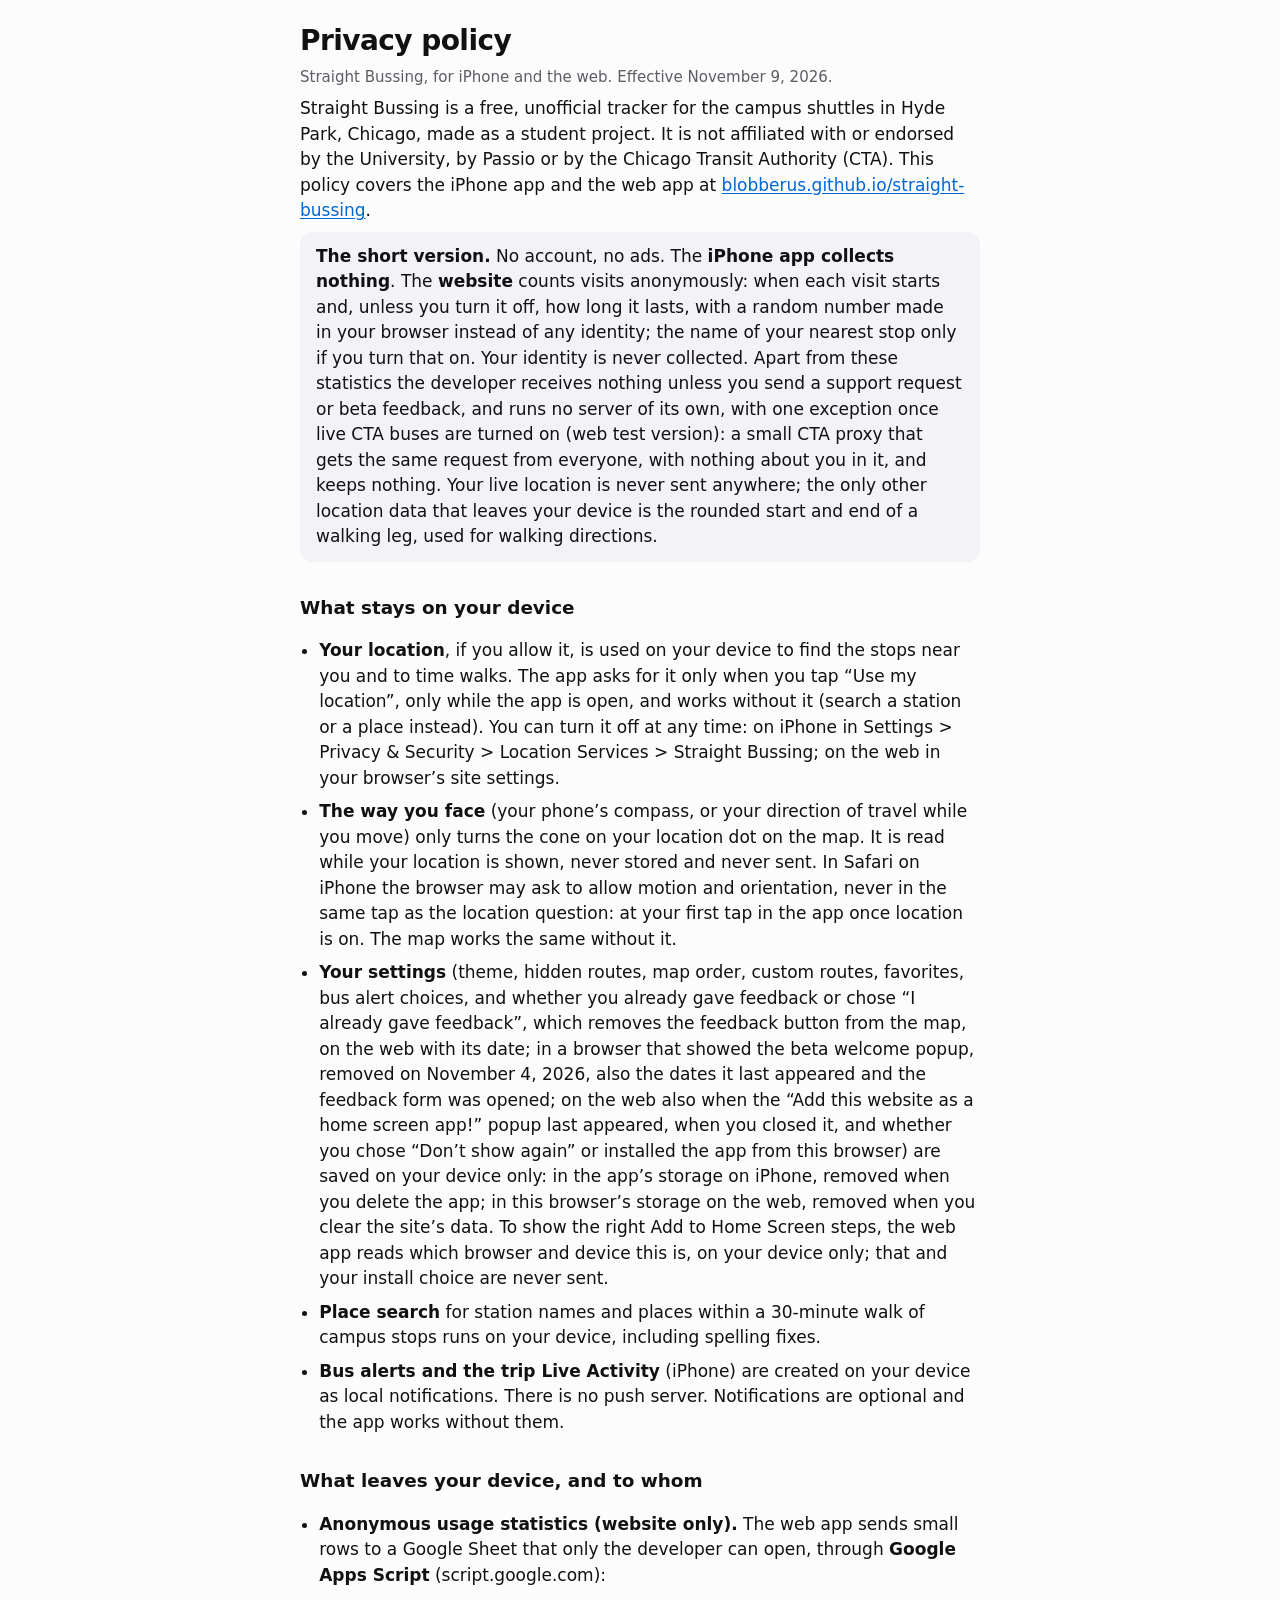
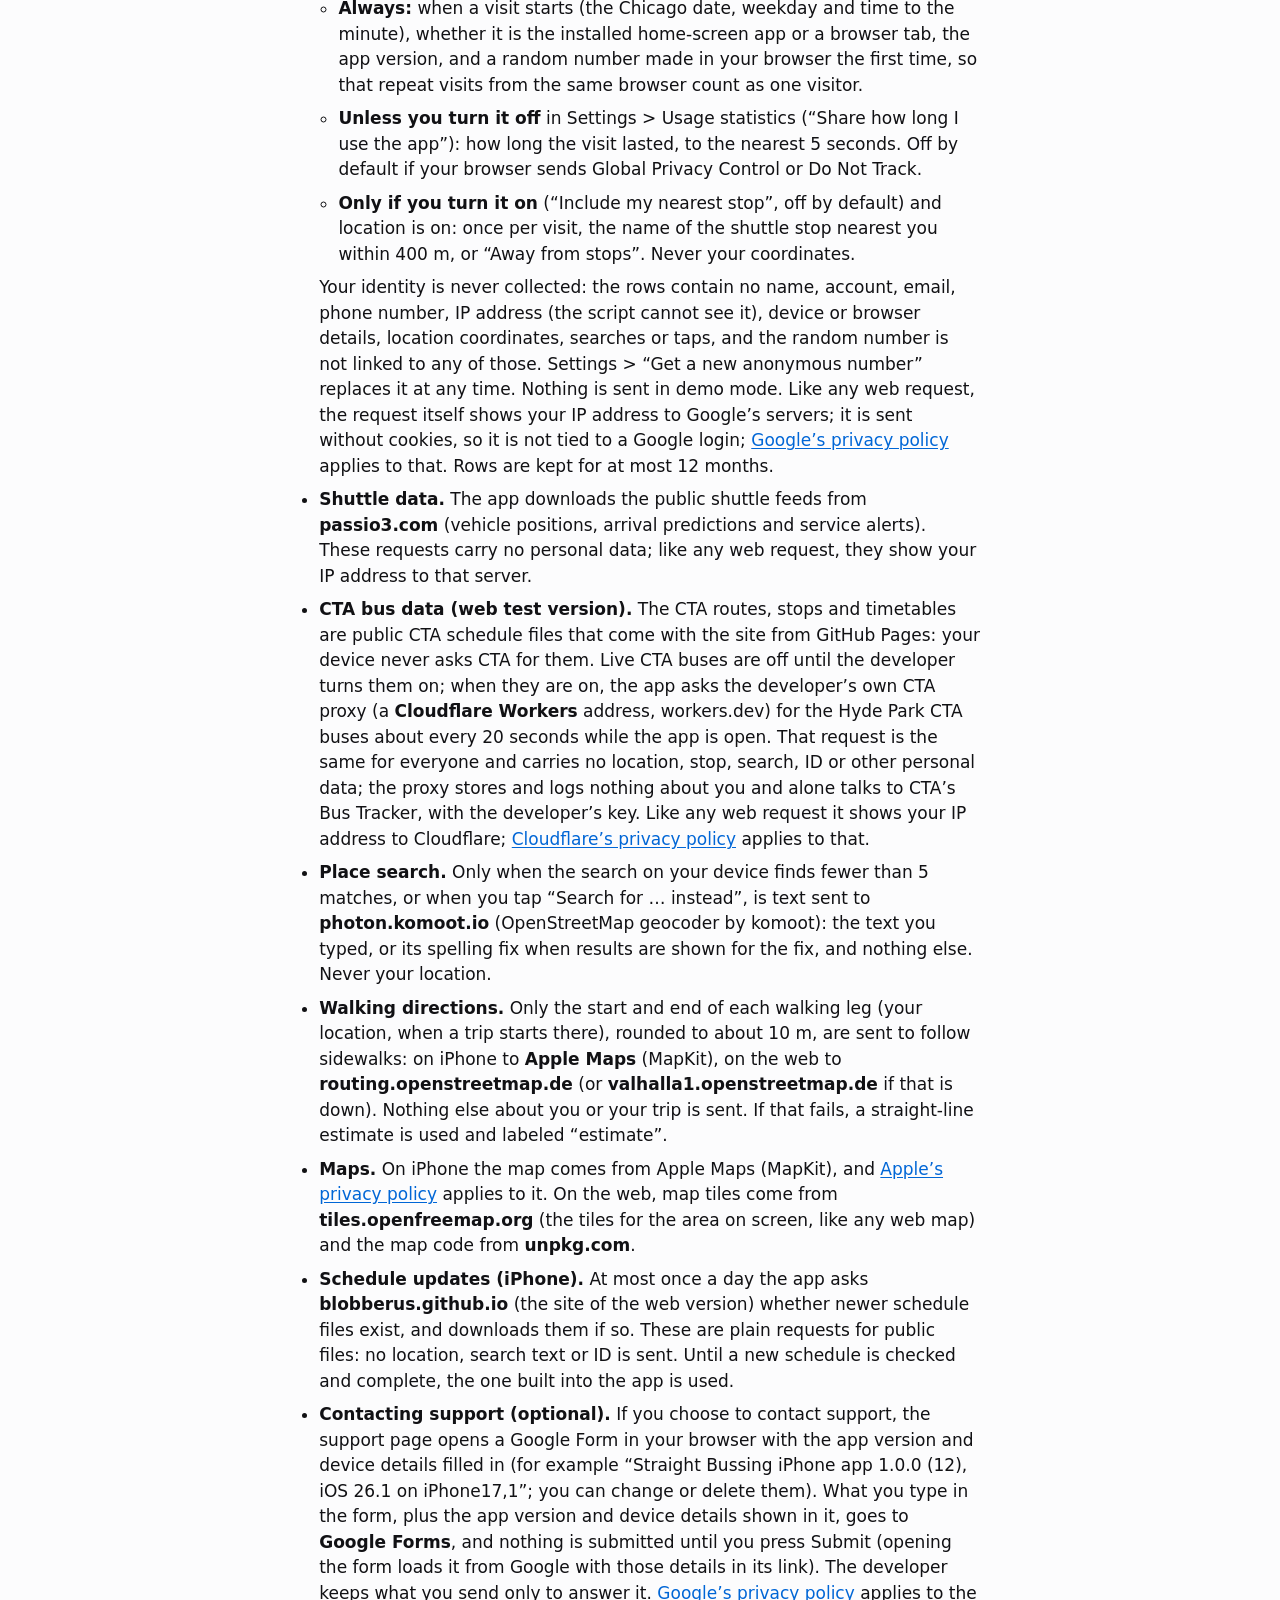
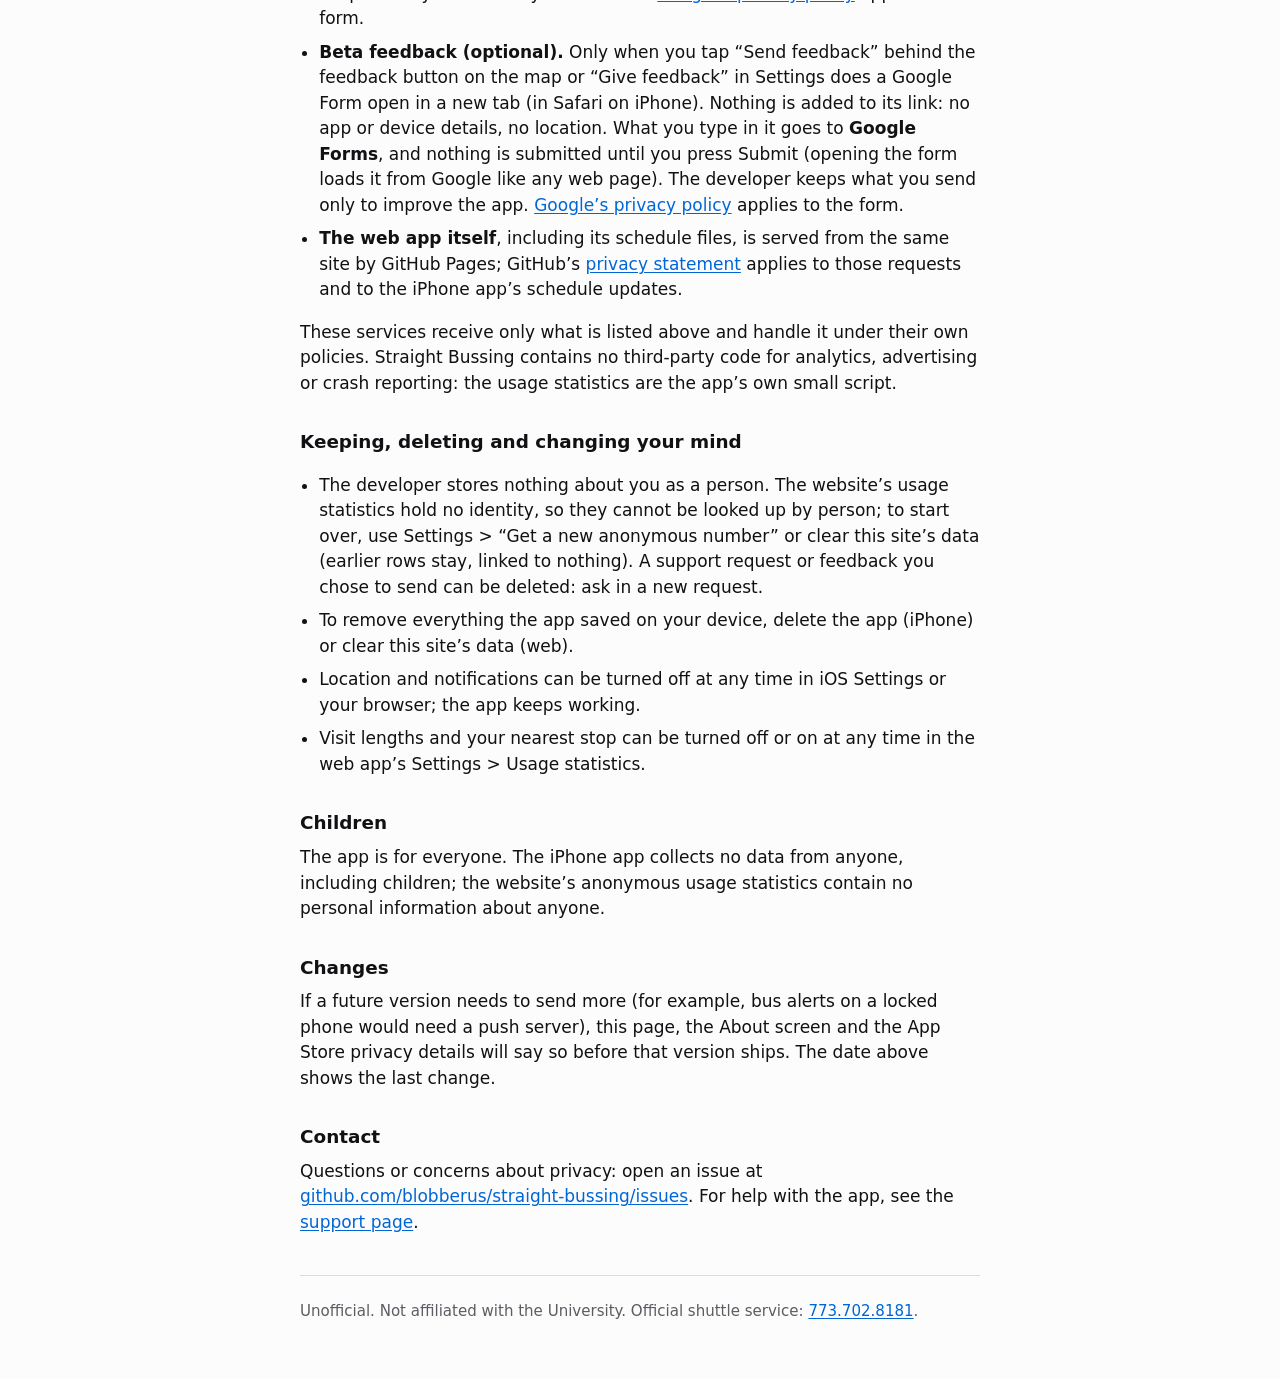
<file: web/privacy.html>
<!doctype html>
<html lang="en">
<head>
<meta charset="utf-8">
<meta name="viewport" content="width=device-width, initial-scale=1">
<title>Privacy policy: Straight Bussing</title>
<meta name="description" content="Privacy policy of Straight Bussing, the free unofficial campus shuttle tracker for iPhone and the web. No account, no ads. The iPhone app collects nothing; the website counts visits anonymously.">
<meta name="color-scheme" content="light dark">
<link rel="icon" href="icons/icon-32.png" sizes="32x32" type="image/png">
<style>
/* Static page, no scripts, no external requests. Colors follow web/css/tokens.css. */
:root { color-scheme: light dark; --bg: #fcfcfd; --text: #111114; --text-2: #5c5c63; --accent: #0066d6; --hairline: rgba(60, 60, 67, .18); --surface: #f2f2f7; }
@media (prefers-color-scheme: dark) { :root { --bg: #1c1c1e; --text: #f5f5f7; --text-2: #a1a1a8; --accent: #409cff; --hairline: rgba(84, 84, 88, .55); --surface: #2c2c2e; } }
body { margin: 0; background: var(--bg); color: var(--text); font: 17px/1.5 -apple-system, BlinkMacSystemFont, "SF Pro Text", system-ui, "Segoe UI", Roboto, sans-serif; }
main { max-width: 680px; margin: 0 auto; padding: 24px 20px 48px; }
h1 { font-size: 1.75rem; line-height: 1.2; margin: 0 0 4px; letter-spacing: -0.02em; }
h2 { font-size: 1.15rem; margin: 2rem 0 .5rem; }
p, li { margin: .5rem 0; }
ul { padding-left: 1.2rem; }
.meta { color: var(--text-2); font-size: .94rem; }
.box { background: var(--surface); border-radius: 14px; padding: 4px 16px; }
a { color: var(--accent); text-underline-offset: 2px; }
b { font-weight: 650; }
footer { margin-top: 2.5rem; padding-top: 1rem; border-top: 1px solid var(--hairline); color: var(--text-2); font-size: .94rem; }
</style>
</head>
<body>
<main>
<h1>Privacy policy</h1>
<p class="meta">Straight Bussing, for iPhone and the web. Effective November 9, 2026.</p>

<p>Straight Bussing is a free, unofficial tracker for the campus shuttles in Hyde Park, Chicago, made as a student project.
It is not affiliated with or endorsed by the University, by Passio or by the Chicago Transit Authority (CTA). This policy covers the iPhone app and the web app at
<a href="./">blobberus.github.io/straight-bussing</a>.</p>

<div class="box">
<p><b>The short version.</b> No account, no ads. The <b>iPhone app collects nothing</b>. The <b>website</b> counts visits
anonymously: when each visit starts and, unless you turn it off, how long it lasts, with a random number made in your
browser instead of any identity; the name of your nearest stop only if you turn that on. Your identity is never collected.
Apart from these statistics the developer receives nothing unless you send a support request or beta feedback, and runs
no server of its own, with one exception once live CTA buses are turned on (web test version): a small CTA proxy that
gets the same request from everyone, with nothing about you in it, and keeps nothing. Your live location is never sent anywhere; the only other location data that leaves your device is the rounded start and
end of a walking leg, used for walking directions.</p>
</div>

<h2>What stays on your device</h2>
<ul>
<li><b>Your location</b>, if you allow it, is used on your device to find the stops near you and to time walks. The app
asks for it only when you tap &ldquo;Use my location&rdquo;, only while the app is open, and works without it (search a station
or a place instead). You can turn it off at any time: on iPhone in Settings &gt; Privacy &amp; Security &gt; Location
Services &gt; Straight Bussing; on the web in your browser&rsquo;s site settings.</li>
<li><b>The way you face</b> (your phone&rsquo;s compass, or your direction of travel while you move) only turns the
cone on your location dot on the map. It is read while your location is shown, never stored and never sent. In
Safari on iPhone the browser may ask to allow motion and orientation, never in the same tap as the location
question: at your first tap in the app once location is on. The map works the same without it.</li>
<li><b>Your settings</b> (theme, hidden routes, map order, custom routes, favorites, bus alert choices, and whether you
already gave feedback or chose &ldquo;I already gave feedback&rdquo;, which removes the feedback button from the map, on
the web with its date; in a browser that showed the beta welcome popup, removed on November 4, 2026, also the dates it
last appeared and the feedback form was opened; on the web also when the &ldquo;Add this website as a home screen
app!&rdquo; popup last appeared, when you closed it, and whether you chose &ldquo;Don&rsquo;t show again&rdquo; or
installed the app from this browser) are saved on your device only: in the app&rsquo;s storage on iPhone,
removed when you delete the app; in this browser&rsquo;s storage on the web, removed when you clear the site&rsquo;s
data. To show the right Add to Home Screen steps, the web app reads which browser and device this is, on your device
only; that and your install choice are never sent.</li>
<li><b>Place search</b> for station names and places within a 30-minute walk of campus stops runs on your device,
including spelling fixes.</li>
<li><b>Bus alerts and the trip Live Activity</b> (iPhone) are created on your device as local notifications. There is no
push server. Notifications are optional and the app works without them.</li>
</ul>

<h2>What leaves your device, and to whom</h2>
<ul>
<li><b>Anonymous usage statistics (website only).</b> The web app sends small rows to a Google Sheet that only the
developer can open, through <b>Google Apps Script</b> (script.google.com):
<ul>
<li><b>Always:</b> when a visit starts (the Chicago date, weekday and time to the minute), whether it is the installed
home-screen app or a browser tab, the app version, and a random number made in your browser the first time, so that repeat
visits from the same browser count as one visitor.</li>
<li><b>Unless you turn it off</b> in Settings &gt; Usage statistics (&ldquo;Share how long I use the app&rdquo;): how long
the visit lasted, to the nearest 5 seconds. Off by default if your browser sends Global Privacy Control or Do Not Track.</li>
<li><b>Only if you turn it on</b> (&ldquo;Include my nearest stop&rdquo;, off by default) and location is on: once per visit,
the name of the shuttle stop nearest you within 400 m, or &ldquo;Away from stops&rdquo;. Never your coordinates.</li>
</ul>
Your identity is never collected: the rows contain no name, account, email, phone number, IP address (the script cannot see
it), device or browser details, location coordinates, searches or taps, and the random number is not linked to any of
those. Settings &gt; &ldquo;Get a new anonymous number&rdquo; replaces it at any time. Nothing is sent in demo mode. Like any
web request, the request itself shows your IP address to Google&rsquo;s servers; it is sent without cookies, so it is
not tied to a Google login;
<a href="https://policies.google.com/privacy">Google&rsquo;s privacy policy</a> applies to that. Rows are kept for at most
12 months.</li>
<li><b>Shuttle data.</b> The app downloads the public shuttle feeds from <b>passio3.com</b> (vehicle positions, arrival
predictions and service alerts). These requests carry no personal data; like any web request, they show your IP address to
that server.</li>
<li><b>CTA bus data (web test version).</b> The CTA routes, stops and timetables are public CTA schedule files that come
with the site from GitHub Pages: your device never asks CTA for them. Live CTA buses are off until the developer turns
them on; when they are on, the app asks the developer&rsquo;s own CTA proxy (a <b>Cloudflare Workers</b> address,
workers.dev) for the Hyde Park CTA buses about every 20 seconds while the app is open. That request is the same for
everyone and carries no location, stop, search, ID or other personal data; the proxy stores and logs nothing about you
and alone talks to CTA&rsquo;s Bus Tracker, with the developer&rsquo;s key. Like any web request it shows your IP
address to Cloudflare; <a href="https://www.cloudflare.com/privacypolicy/">Cloudflare&rsquo;s privacy policy</a> applies
to that.</li>
<li><b>Place search.</b> Only when the search on your device finds fewer than 5 matches, or when you tap &ldquo;Search for
&hellip; instead&rdquo;, is text sent to <b>photon.komoot.io</b> (OpenStreetMap geocoder by komoot): the text you typed, or
its spelling fix when results are shown for the fix, and nothing else. Never your location.</li>
<li><b>Walking directions.</b> Only the start and end of each walking leg (your location, when a trip starts there),
rounded to about 10 m, are sent to follow sidewalks: on iPhone to <b>Apple Maps</b> (MapKit), on the web to
<b>routing.openstreetmap.de</b> (or <b>valhalla1.openstreetmap.de</b> if that is down). Nothing else about you or your trip
is sent. If that fails, a straight-line estimate is used and labeled &ldquo;estimate&rdquo;.</li>
<li><b>Maps.</b> On iPhone the map comes from Apple Maps (MapKit), and
<a href="https://www.apple.com/legal/privacy/">Apple&rsquo;s privacy policy</a> applies to it. On the web, map tiles come from
<b>tiles.openfreemap.org</b> (the tiles for the area on screen, like any web map) and the map code from <b>unpkg.com</b>.</li>
<li><b>Schedule updates (iPhone).</b> At most once a day the app asks <b>blobberus.github.io</b> (the site of the web
version) whether newer schedule files exist, and downloads them if so. These are plain requests for public files: no
location, search text or ID is sent. Until a new schedule is checked and complete, the one built into the app is
used.</li>
<li><b>Contacting support (optional).</b> If you choose to contact support, the support page opens a Google Form in
your browser with the app version and device details filled in (for example &ldquo;Straight Bussing iPhone app 1.0.0 (12),
iOS 26.1 on iPhone17,1&rdquo;; you can change or delete them). What you type in the form, plus the app version and
device details shown in it, goes to <b>Google Forms</b>, and nothing is submitted until you press Submit (opening the
form loads it from Google with those details in its link). The developer keeps what you send only to answer it.
<a href="https://policies.google.com/privacy">Google&rsquo;s privacy policy</a> applies to the form.</li>
<li><b>Beta feedback (optional).</b> Only when you tap &ldquo;Send feedback&rdquo; behind the feedback button on the
map or &ldquo;Give feedback&rdquo; in Settings does a Google Form open in a new tab (in Safari on iPhone). Nothing is
added to its link: no app or device details, no location. What you type in it goes to <b>Google Forms</b>, and nothing
is submitted until you press Submit (opening the form loads it from Google like any web page). The developer keeps
what you send only to improve the app.
<a href="https://policies.google.com/privacy">Google&rsquo;s privacy policy</a> applies to the form.</li>
<li><b>The web app itself</b>, including its schedule files, is served from the same site by GitHub Pages; GitHub&rsquo;s
<a href="https://docs.github.com/en/site-policy/privacy-policies/github-general-privacy-statement">privacy statement</a>
applies to those requests and to the iPhone app&rsquo;s schedule updates.</li>
</ul>
<p>These services receive only what is listed above and handle it under their own policies. Straight Bussing contains no
third-party code for analytics, advertising or crash reporting: the usage statistics are the app&rsquo;s own small script.</p>

<h2>Keeping, deleting and changing your mind</h2>
<ul>
<li>The developer stores nothing about you as a person. The website&rsquo;s usage statistics hold no identity, so they
cannot be looked up by person; to start over, use Settings &gt; &ldquo;Get a new anonymous number&rdquo; or clear this
site&rsquo;s data (earlier rows stay, linked to nothing). A support request or feedback you chose to send can be deleted:
ask in a new request.</li>
<li>To remove everything the app saved on your device, delete the app (iPhone) or clear this site&rsquo;s data (web).</li>
<li>Location and notifications can be turned off at any time in iOS Settings or your browser; the app keeps working.</li>
<li>Visit lengths and your nearest stop can be turned off or on at any time in the web app&rsquo;s Settings &gt; Usage
statistics.</li>
</ul>

<h2>Children</h2>
<p>The app is for everyone. The iPhone app collects no data from anyone, including children; the website&rsquo;s
anonymous usage statistics contain no personal information about anyone.</p>

<h2>Changes</h2>
<p>If a future version needs to send more (for example, bus alerts on a locked phone would need a push server), this page,
the About screen and the App Store privacy details will say so before that version ships. The date above shows the last
change.</p>

<h2>Contact</h2>
<p>Questions or concerns about privacy: open an issue at
<a href="https://github.com/blobberus/straight-bussing/issues">github.com/blobberus/straight-bussing/issues</a>.
For help with the app, see the <a href="support.html">support page</a>.</p>

<footer>
<p>Unofficial. Not affiliated with the University. Official shuttle service: <a href="tel:7737028181">773.702.8181</a>.</p>
</footer>
</main>
</body>
</html>
</file>
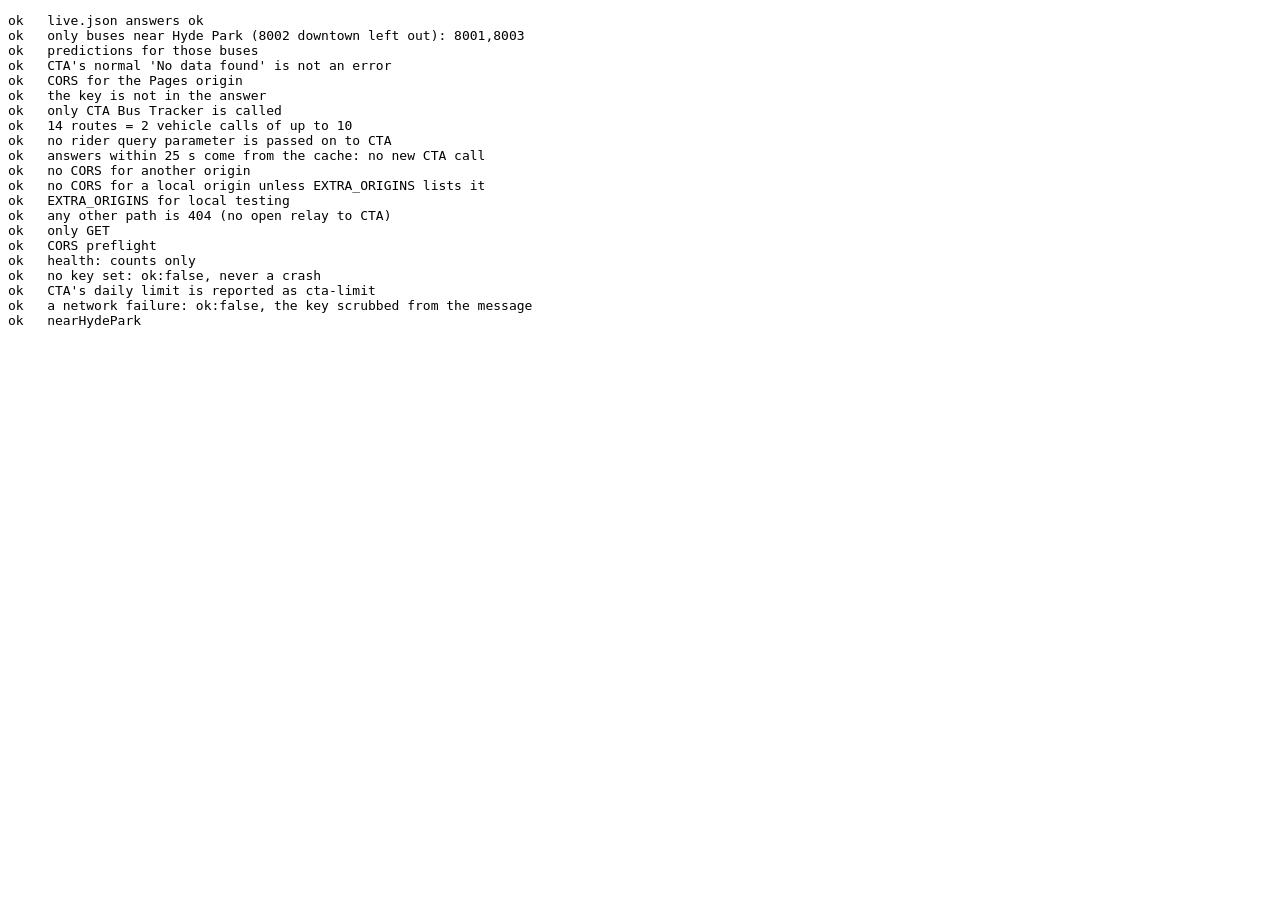
<file: tools/cta-proxy/test.html>
<!doctype html>
<html><head><meta charset="utf-8"><title>running</title></head><body><pre id="r"></pre>
<!-- tools/test_cta_proxy.py serves this page next to a copy of worker.js and reads the title (headless Edge) -->
<script type="module">
import W, { _reset, CACHE_S, nearHydePark } from "./worker.js";
const out = [], ok = (c, m) => out.push((c ? "ok   " : "FAIL ") + m);
const KEY = "SECRETKEY123", env = { CTA_KEY: KEY };
let calls = [];
const veh = (vid, rt, lat, lon) => ({ vid, rt, lat: String(lat), lon: String(lon), hdg: "90", tmstmp: "20261106 08:33:10", tatripid: "T" + vid, des: "x" });
const answer = (body) => new Response(JSON.stringify(body), { status: 200, headers: { "Content-Type": "application/json" } });
globalThis.fetch = async (url) => {
  calls.push(String(url));
  const u = new URL(url), call = u.pathname.split("/").pop();
  if (call === "getvehicles") {
    return answer(u.searchParams.get("rt").includes("171")
      ? { "bustime-response": { vehicle: [veh("8001", "171", 41.79, -87.60), veh("8002", "4", 41.88, -87.62), veh("8003", "4", 41.83, -87.607)], error: [{ rt: "192", msg: "No data found for parameter" }] } }
      : { "bustime-response": { error: [{ rt: "X4", msg: "No data found for parameter" }] } });
  }
  if (call === "getpredictions") {
    return answer({ "bustime-response": { prd: u.searchParams.get("vid").split(",").map((v) => ({ vid: v, rt: "171", stpid: "1427", prdtm: "20261106 08:40", tatripid: "T" + v, dyn: 0 })) } });
  }
  return answer({});
};
// a browser will not set an Origin header on a Request (forbidden header), so the test hands the Worker a request-like
// object with the parts it reads (url, method, headers.get)
const req = (path, origin, method = "GET") => ({ url: "https://p.example" + path, method, headers: { get: (k) => (String(k).toLowerCase() === "origin" ? origin || null : null) } });
const get = (path, origin, method = "GET") => W.fetch(req(path, origin, method), env);
try {
  _reset();
  let r = await get("/cta/v1/live.json?_=123", "https://blobberus.github.io");
  const j = await r.json(), text = JSON.stringify(j);
  ok(r.status === 200 && j.ok === true && j.v === 1, "live.json answers ok");
  ok(j.vehicles.map((v) => v.vid).join() === "8001,8003", "only buses near Hyde Park (8002 downtown left out): " + j.vehicles.map((v) => v.vid));
  ok(j.predictions.length === 2 && j.predictions.every((p) => p.vid === "8001" || p.vid === "8003"), "predictions for those buses");
  ok(j.errors.length === 0, "CTA's normal 'No data found' is not an error");
  ok(r.headers.get("Access-Control-Allow-Origin") === "https://blobberus.github.io", "CORS for the Pages origin");
  ok(!text.includes(KEY), "the key is not in the answer");
  ok(calls.every((c) => c.startsWith("https://www.ctabustracker.com/bustime/api/v3/")), "only CTA Bus Tracker is called");
  ok(calls.filter((c) => c.includes("getvehicles")).length === 2, "14 routes = 2 vehicle calls of up to 10");
  ok(!calls.some((c) => c.includes("_=123")), "no rider query parameter is passed on to CTA");
  const n = calls.length;
  await get("/cta/v1/live.json", "https://blobberus.github.io");
  await Promise.all([get("/cta/v1/live.json"), get("/cta/v1/live.json")]);
  ok(calls.length === n, "answers within " + CACHE_S + " s come from the cache: no new CTA call");
  r = await get("/cta/v1/live.json", "https://evil.example");
  ok(!r.headers.get("Access-Control-Allow-Origin"), "no CORS for another origin");
  r = await get("/cta/v1/live.json", "http://127.0.0.1:8000");
  ok(!r.headers.get("Access-Control-Allow-Origin"), "no CORS for a local origin unless EXTRA_ORIGINS lists it");
  r = await W.fetch(req("/cta/v1/live.json", "http://127.0.0.1:8000"), { ...env, EXTRA_ORIGINS: "http://127.0.0.1:8000" });
  ok(r.headers.get("Access-Control-Allow-Origin") === "http://127.0.0.1:8000", "EXTRA_ORIGINS for local testing");
  r = await get("/bustime/api/v3/getvehicles?rt=8");
  ok(r.status === 404, "any other path is 404 (no open relay to CTA)");
  r = await get("/cta/v1/live.json", "https://blobberus.github.io", "POST");
  ok(r.status === 405, "only GET");
  r = await get("/cta/v1/live.json", "https://blobberus.github.io", "OPTIONS");
  ok(r.status === 204 && r.headers.get("Access-Control-Allow-Methods") === "GET, OPTIONS", "CORS preflight");
  r = await get("/cta/v1/health");
  const h = await r.json();
  ok(h.calls_today === n && !JSON.stringify(h).includes(KEY), "health: counts only");
  _reset();
  r = await W.fetch(req("/cta/v1/live.json"), {});
  ok((await r.json()).ok === false, "no key set: ok:false, never a crash");
  _reset();
  globalThis.fetch = async () => answer({ "bustime-response": { error: [{ msg: "Transaction limit for current day has been exceeded." }] } });
  r = await get("/cta/v1/live.json");
  const lim = await r.json();
  ok(lim.ok === false && lim.errors[0] === "cta-limit", "CTA's daily limit is reported as cta-limit");
  _reset();
  globalThis.fetch = async () => { throw new Error("boom " + KEY); };
  r = await get("/cta/v1/live.json");
  const bad = await r.json();
  ok(bad.ok === false && !JSON.stringify(bad).includes(KEY), "a network failure: ok:false, the key scrubbed from the message");
  ok(nearHydePark(41.79, -87.60) && !nearHydePark(41.88, -87.63), "nearHydePark");
} catch (e) { out.push("FAIL exception " + e); }
document.getElementById("r").textContent = out.join("\n");
const fail = out.filter((l) => l.startsWith("FAIL")).length;
document.title = `TESTS pass=${out.length - fail} fail=${fail}`;
</script></body></html>
</file>
